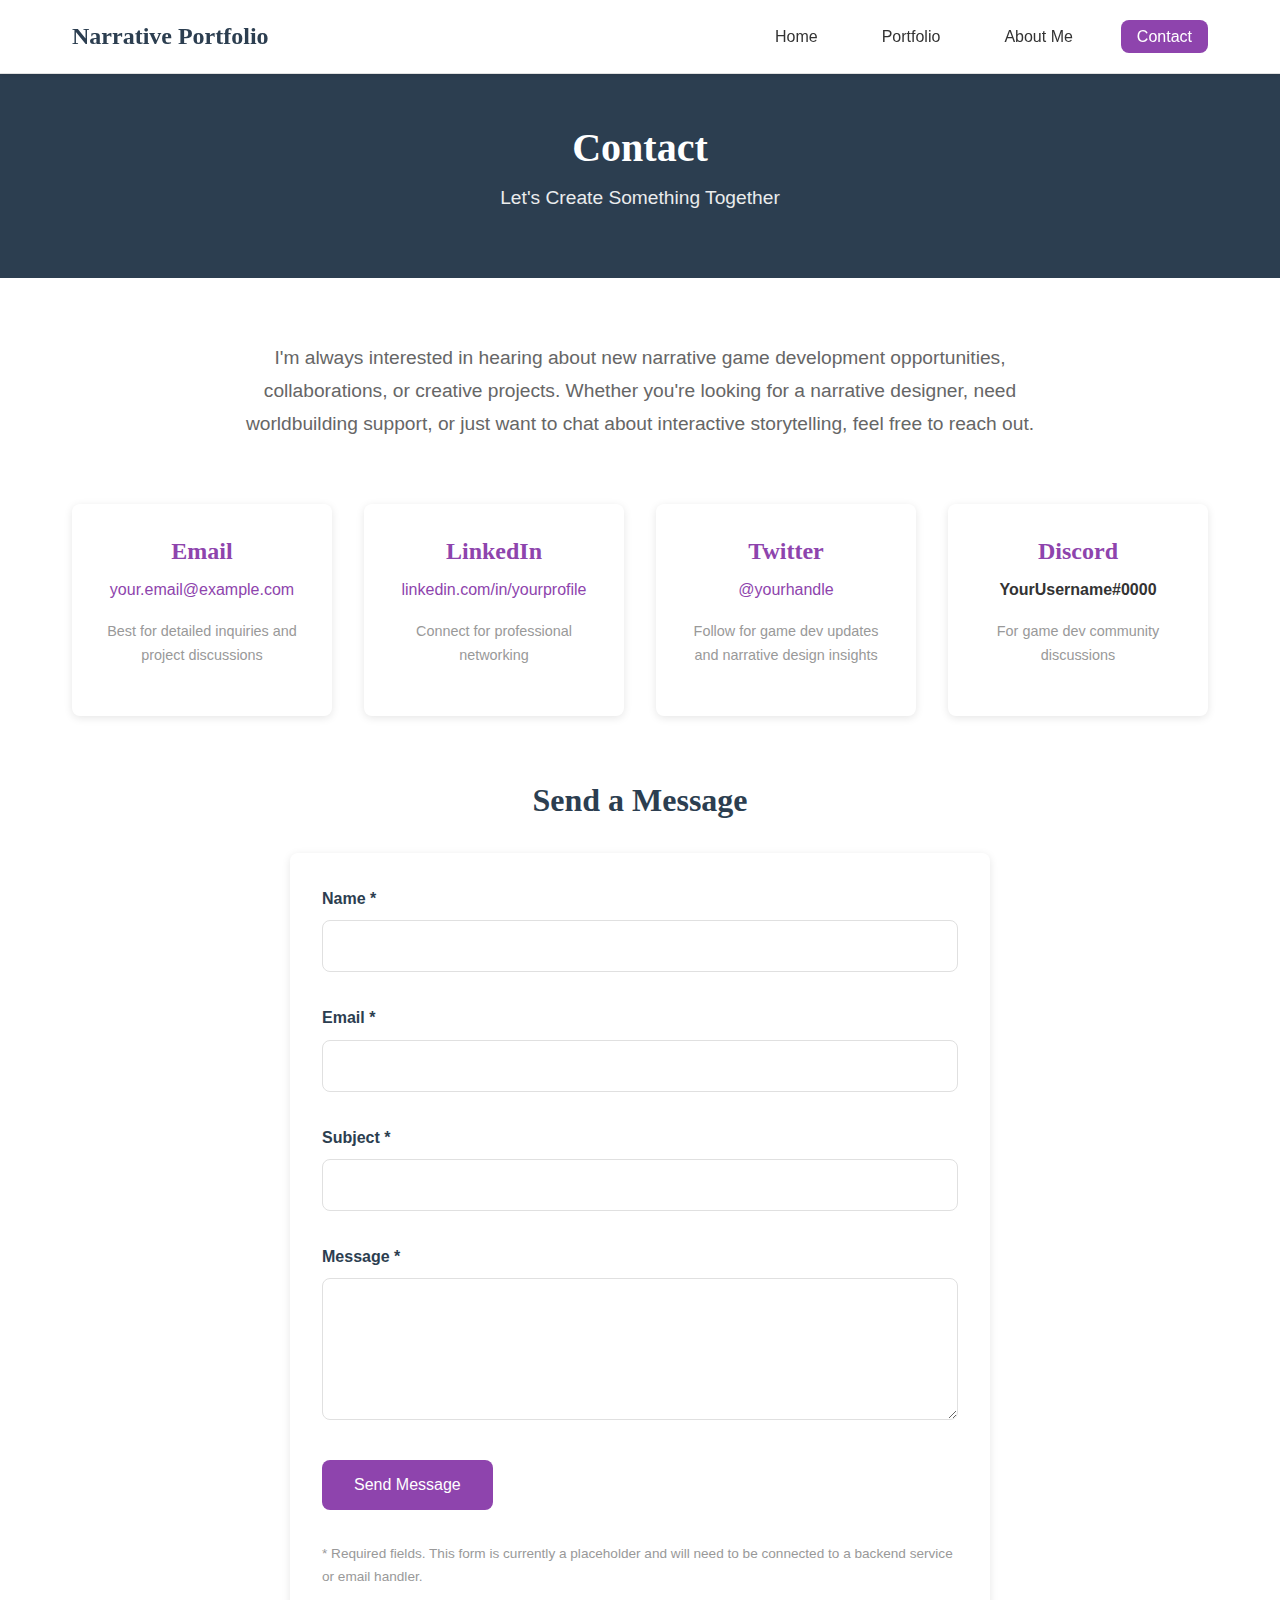
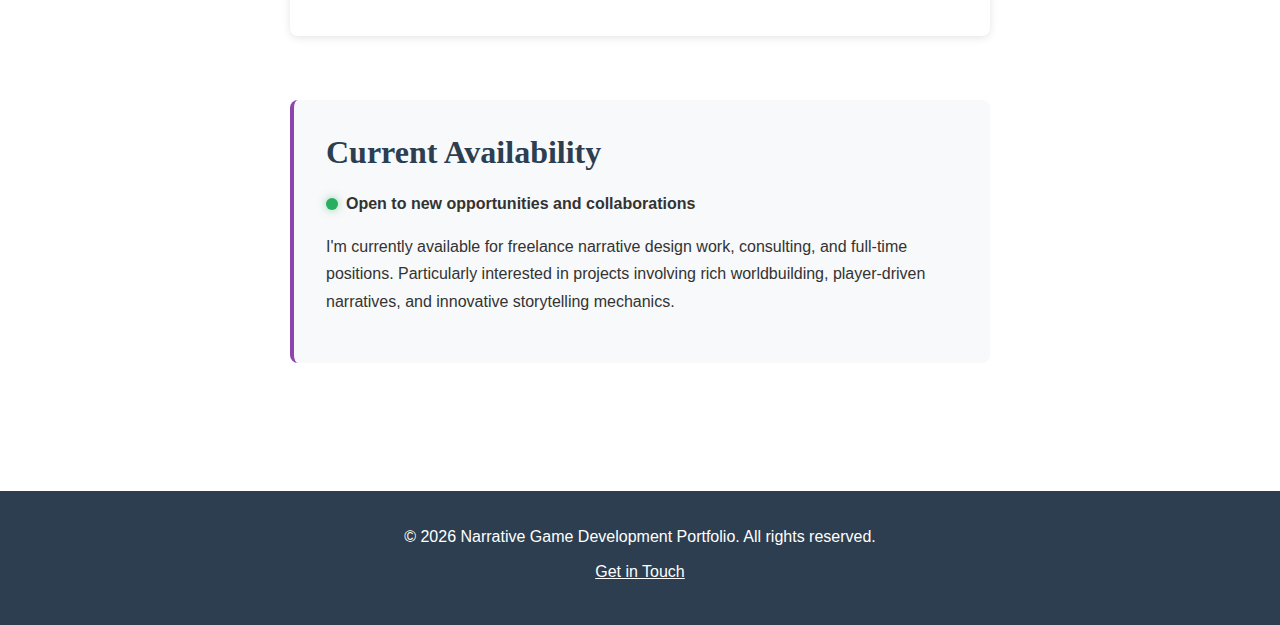
<file: contact.html>
<!DOCTYPE html>
<html lang="en">
<head>
    <meta charset="UTF-8">
    <meta name="viewport" content="width=device-width, initial-scale=1.0">
    <meta name="description" content="Get in touch for narrative game development opportunities and collaborations.">
    <title>Contact - Narrative Game Development</title>
    <link rel="stylesheet" href="css/style.css">
</head>
<body>
    <nav class="main-nav" aria-label="Main navigation">
        <div class="nav-container">
            <div class="nav-logo">
                <a href="index.html">Narrative Portfolio</a>
            </div>
            <ul class="nav-menu" role="list">
                <li><a href="index.html">Home</a></li>
                <li><a href="portfolio.html">Portfolio</a></li>
                <li><a href="about.html">About Me</a></li>
                <li><a href="contact.html" class="active">Contact</a></li>
            </ul>
        </div>
    </nav>

    <main>
        <section class="page-header">
            <div class="container">
                <h1>Contact</h1>
                <p class="page-subtitle">Let's Create Something Together</p>
            </div>
        </section>

        <section class="contact-content">
            <div class="container">
                <div class="contact-intro">
                    <p class="lead">
                        I'm always interested in hearing about new narrative game development opportunities, collaborations, or creative projects. Whether you're looking for a narrative designer, need worldbuilding support, or just want to chat about interactive storytelling, feel free to reach out.
                    </p>
                </div>

                <div class="contact-methods">
                    <div class="contact-method">
                        <h3>Email</h3>
                        <p>
                            <a href="mailto:your.email@example.com">your.email@example.com</a>
                        </p>
                        <p class="contact-note">Best for detailed inquiries and project discussions</p>
                    </div>

                    <div class="contact-method">
                        <h3>LinkedIn</h3>
                        <p>
                            <a href="https://linkedin.com/in/yourprofile" target="_blank" rel="noopener noreferrer">linkedin.com/in/yourprofile</a>
                        </p>
                        <p class="contact-note">Connect for professional networking</p>
                    </div>

                    <div class="contact-method">
                        <h3>Twitter</h3>
                        <p>
                            <a href="https://twitter.com/yourhandle" target="_blank" rel="noopener noreferrer">@yourhandle</a>
                        </p>
                        <p class="contact-note">Follow for game dev updates and narrative design insights</p>
                    </div>

                    <div class="contact-method">
                        <h3>Discord</h3>
                        <p>
                            <strong>YourUsername#0000</strong>
                        </p>
                        <p class="contact-note">For game dev community discussions</p>
                    </div>
                </div>

                <div class="contact-form-section">
                    <h2>Send a Message</h2>
                    <form class="contact-form" action="#" method="post">
                        <div class="form-group">
                            <label for="name">Name *</label>
                            <input type="text" id="name" name="name" required aria-required="true">
                        </div>

                        <div class="form-group">
                            <label for="email">Email *</label>
                            <input type="email" id="email" name="email" required aria-required="true">
                        </div>

                        <div class="form-group">
                            <label for="subject">Subject *</label>
                            <input type="text" id="subject" name="subject" required aria-required="true">
                        </div>

                        <div class="form-group">
                            <label for="message">Message *</label>
                            <textarea id="message" name="message" rows="6" required aria-required="true"></textarea>
                        </div>

                        <div class="form-group">
                            <button type="submit" class="submit-button">Send Message</button>
                        </div>

                        <p class="form-note">* Required fields. This form is currently a placeholder and will need to be connected to a backend service or email handler.</p>
                    </form>
                </div>

                <div class="availability">
                    <h2>Current Availability</h2>
                    <p class="availability-status">
                        <span class="status-indicator status-available"></span>
                        Open to new opportunities and collaborations
                    </p>
                    <p>
                        I'm currently available for freelance narrative design work, consulting, and full-time positions. Particularly interested in projects involving rich worldbuilding, player-driven narratives, and innovative storytelling mechanics.
                    </p>
                </div>
            </div>
        </section>
    </main>

    <footer class="main-footer">
        <div class="container">
            <p>&copy; 2026 Narrative Game Development Portfolio. All rights reserved.</p>
            <p><a href="contact.html">Get in Touch</a></p>
        </div>
    </footer>
</body>
</html>
</file>
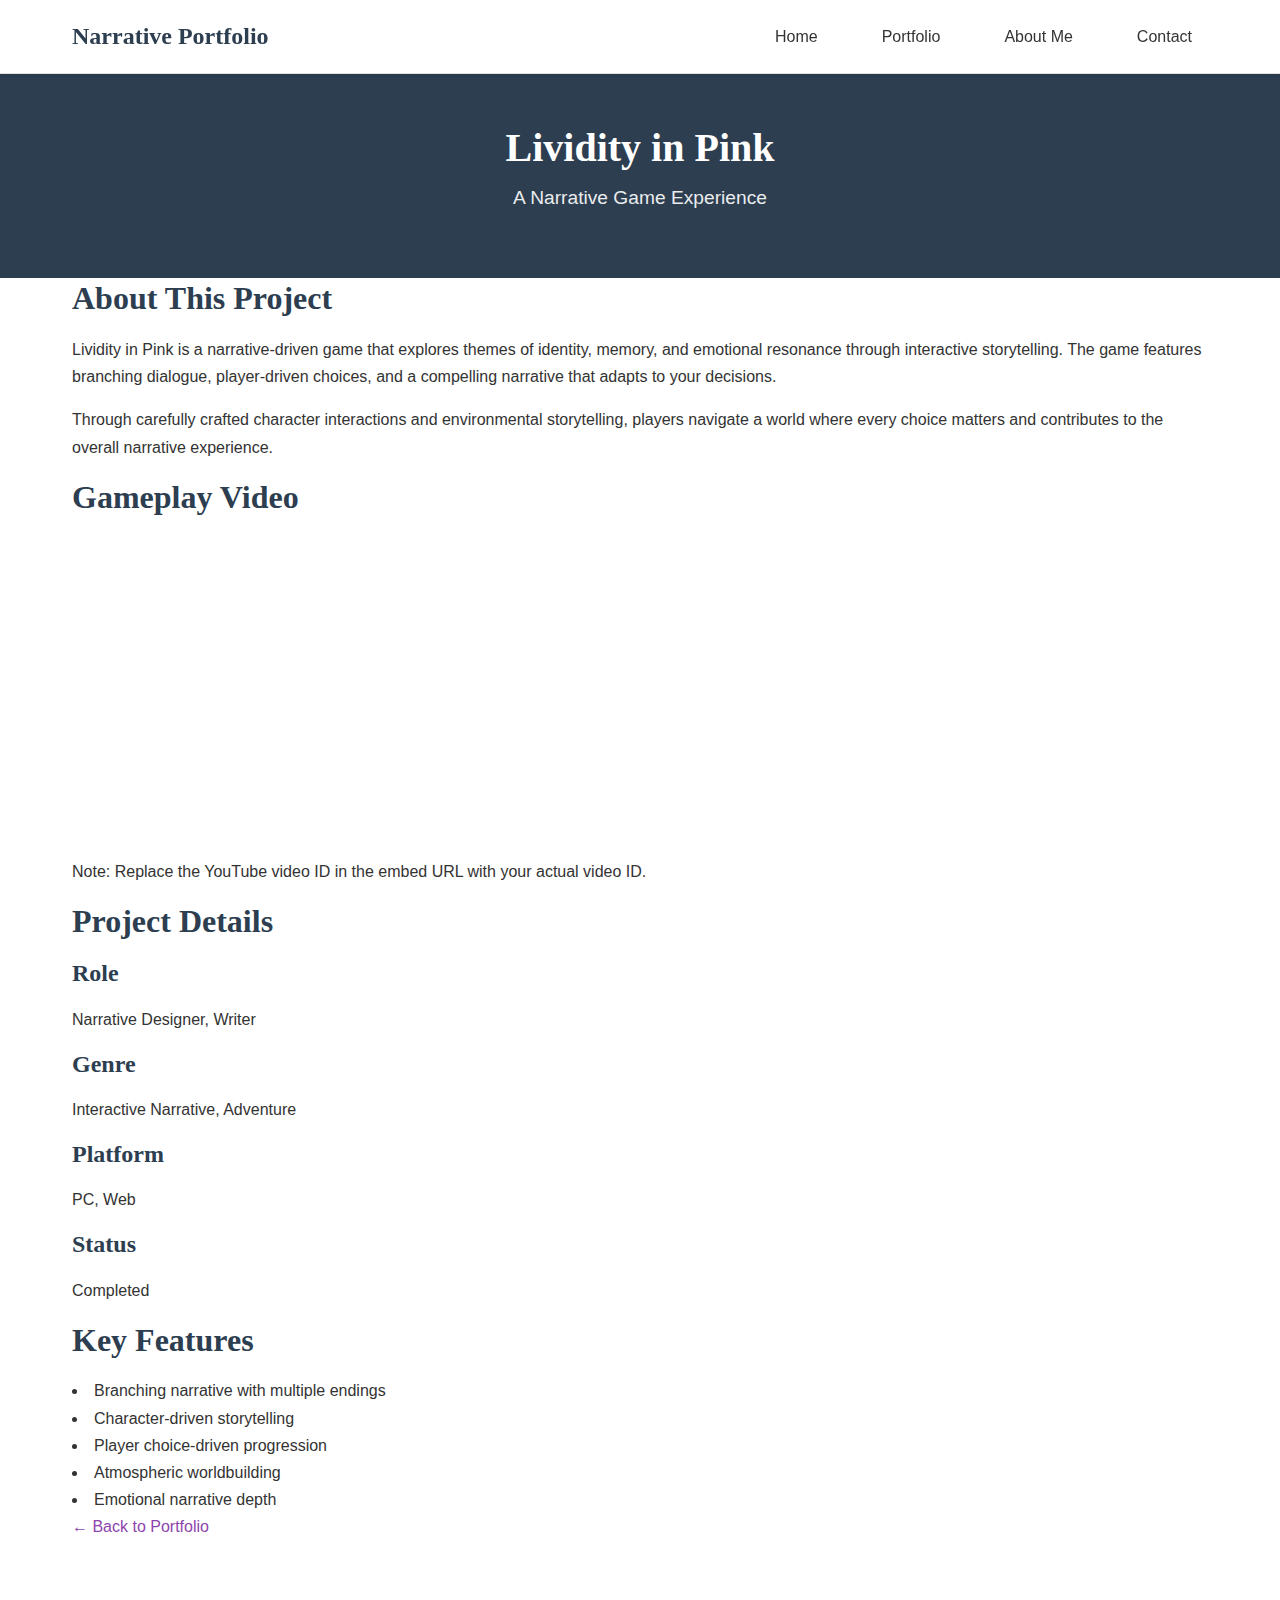
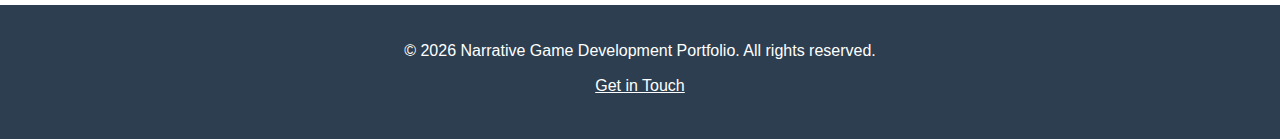
<file: lividity-in-pink.html>
<!DOCTYPE html>
<html lang="en">
<head>
    <meta charset="UTF-8">
    <meta name="viewport" content="width=device-width, initial-scale=1.0">
    <meta name="description" content="Lividity in Pink - A narrative game project">
    <title>Lividity in Pink - Narrative Portfolio</title>
    <link rel="stylesheet" href="css/style.css">
</head>
<body>
    <nav class="main-nav" aria-label="Main navigation">
        <div class="nav-container">
            <div class="nav-logo">
                <a href="index.html">Narrative Portfolio</a>
            </div>
            <ul class="nav-menu" role="list">
                <li><a href="index.html">Home</a></li>
                <li><a href="portfolio.html">Portfolio</a></li>
                <li><a href="about.html">About Me</a></li>
                <li><a href="contact.html">Contact</a></li>
            </ul>
        </div>
    </nav>

    <main>
        <section class="page-header">
            <div class="container">
                <h1>Lividity in Pink</h1>
                <p class="page-subtitle">A Narrative Game Experience</p>
            </div>
        </section>

        <section class="game-content">
            <div class="container">
                <div class="game-description">
                    <h2>About This Project</h2>
                    <p>
                        Lividity in Pink is a narrative-driven game that explores themes of identity, memory, and emotional resonance through interactive storytelling. The game features branching dialogue, player-driven choices, and a compelling narrative that adapts to your decisions.
                    </p>
                    <p>
                        Through carefully crafted character interactions and environmental storytelling, players navigate a world where every choice matters and contributes to the overall narrative experience.
                    </p>
                </div>

                <div class="game-video">
                    <h2>Gameplay Video</h2>
                    <div class="video-container">
                        <iframe 
                            width="560" 
                            height="315" 
                            src="https://www.youtube.com/embed/dQw4w9WgXcQ" 
                            title="Lividity in Pink Gameplay" 
                            frameborder="0" 
                            allow="accelerometer; autoplay; clipboard-write; encrypted-media; gyroscope; picture-in-picture" 
                            allowfullscreen>
                        </iframe>
                    </div>
                    <p class="video-note">
                        Note: Replace the YouTube video ID in the embed URL with your actual video ID.
                    </p>
                </div>

                <div class="game-details">
                    <h2>Project Details</h2>
                    <div class="details-grid">
                        <div class="detail-item">
                            <h3>Role</h3>
                            <p>Narrative Designer, Writer</p>
                        </div>
                        <div class="detail-item">
                            <h3>Genre</h3>
                            <p>Interactive Narrative, Adventure</p>
                        </div>
                        <div class="detail-item">
                            <h3>Platform</h3>
                            <p>PC, Web</p>
                        </div>
                        <div class="detail-item">
                            <h3>Status</h3>
                            <p>Completed</p>
                        </div>
                    </div>
                </div>

                <div class="game-features">
                    <h2>Key Features</h2>
                    <ul class="features-list">
                        <li>Branching narrative with multiple endings</li>
                        <li>Character-driven storytelling</li>
                        <li>Player choice-driven progression</li>
                        <li>Atmospheric worldbuilding</li>
                        <li>Emotional narrative depth</li>
                    </ul>
                </div>

                <div class="game-nav">
                    <a href="portfolio.html" class="back-button">← Back to Portfolio</a>
                </div>
            </div>
        </section>
    </main>

    <footer class="main-footer">
        <div class="container">
            <p>&copy; 2026 Narrative Game Development Portfolio. All rights reserved.</p>
            <p><a href="contact.html">Get in Touch</a></p>
        </div>
    </footer>
</body>
</html>
</file>
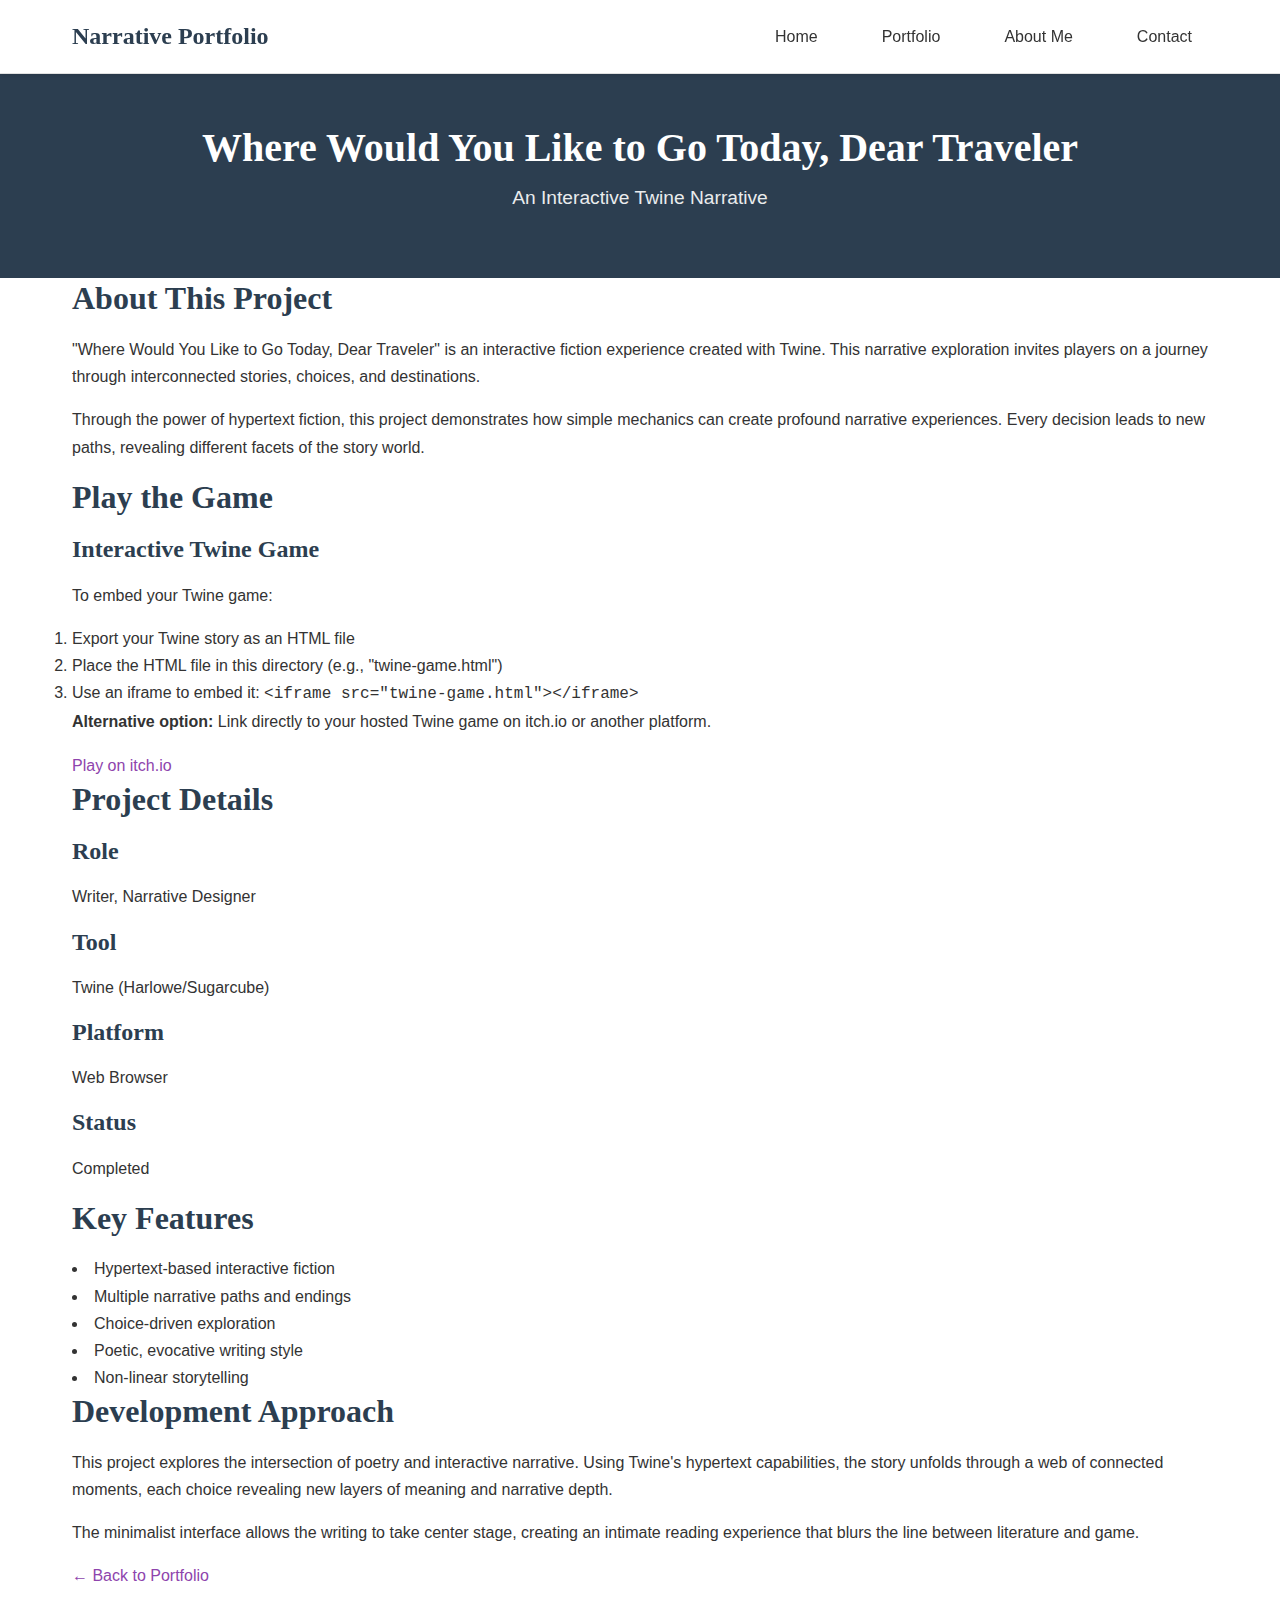
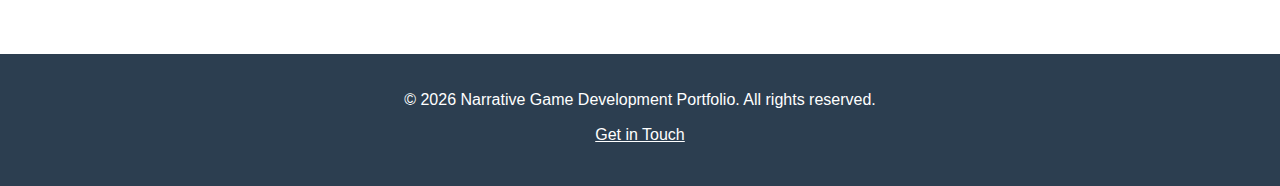
<file: where-would-you-like-to-go.html>
<!DOCTYPE html>
<html lang="en">
<head>
    <meta charset="UTF-8">
    <meta name="viewport" content="width=device-width, initial-scale=1.0">
    <meta name="description" content="Where Would You Like to Go Today, Dear Traveler - An interactive Twine narrative">
    <title>Where Would You Like to Go Today, Dear Traveler - Narrative Portfolio</title>
    <link rel="stylesheet" href="css/style.css">
</head>
<body>
    <nav class="main-nav" aria-label="Main navigation">
        <div class="nav-container">
            <div class="nav-logo">
                <a href="index.html">Narrative Portfolio</a>
            </div>
            <ul class="nav-menu" role="list">
                <li><a href="index.html">Home</a></li>
                <li><a href="portfolio.html">Portfolio</a></li>
                <li><a href="about.html">About Me</a></li>
                <li><a href="contact.html">Contact</a></li>
            </ul>
        </div>
    </nav>

    <main>
        <section class="page-header">
            <div class="container">
                <h1>Where Would You Like to Go Today, Dear Traveler</h1>
                <p class="page-subtitle">An Interactive Twine Narrative</p>
            </div>
        </section>

        <section class="game-content">
            <div class="container">
                <div class="game-description">
                    <h2>About This Project</h2>
                    <p>
                        "Where Would You Like to Go Today, Dear Traveler" is an interactive fiction experience created with Twine. This narrative exploration invites players on a journey through interconnected stories, choices, and destinations.
                    </p>
                    <p>
                        Through the power of hypertext fiction, this project demonstrates how simple mechanics can create profound narrative experiences. Every decision leads to new paths, revealing different facets of the story world.
                    </p>
                </div>

                <div class="twine-game">
                    <h2>Play the Game</h2>
                    <div class="game-embed">
                        <div class="twine-placeholder">
                            <h3>Interactive Twine Game</h3>
                            <p>To embed your Twine game:</p>
                            <ol>
                                <li>Export your Twine story as an HTML file</li>
                                <li>Place the HTML file in this directory (e.g., "twine-game.html")</li>
                                <li>Use an iframe to embed it: <code>&lt;iframe src="twine-game.html"&gt;&lt;/iframe&gt;</code></li>
                            </ol>
                            <p><strong>Alternative option:</strong> Link directly to your hosted Twine game on itch.io or another platform.</p>
                            <a href="#" class="play-button">Play on itch.io</a>
                        </div>
                    </div>
                </div>

                <div class="game-details">
                    <h2>Project Details</h2>
                    <div class="details-grid">
                        <div class="detail-item">
                            <h3>Role</h3>
                            <p>Writer, Narrative Designer</p>
                        </div>
                        <div class="detail-item">
                            <h3>Tool</h3>
                            <p>Twine (Harlowe/Sugarcube)</p>
                        </div>
                        <div class="detail-item">
                            <h3>Platform</h3>
                            <p>Web Browser</p>
                        </div>
                        <div class="detail-item">
                            <h3>Status</h3>
                            <p>Completed</p>
                        </div>
                    </div>
                </div>

                <div class="game-features">
                    <h2>Key Features</h2>
                    <ul class="features-list">
                        <li>Hypertext-based interactive fiction</li>
                        <li>Multiple narrative paths and endings</li>
                        <li>Choice-driven exploration</li>
                        <li>Poetic, evocative writing style</li>
                        <li>Non-linear storytelling</li>
                    </ul>
                </div>

                <div class="development-notes">
                    <h2>Development Approach</h2>
                    <p>
                        This project explores the intersection of poetry and interactive narrative. Using Twine's hypertext capabilities, the story unfolds through a web of connected moments, each choice revealing new layers of meaning and narrative depth.
                    </p>
                    <p>
                        The minimalist interface allows the writing to take center stage, creating an intimate reading experience that blurs the line between literature and game.
                    </p>
                </div>

                <div class="game-nav">
                    <a href="portfolio.html" class="back-button">← Back to Portfolio</a>
                </div>
            </div>
        </section>
    </main>

    <footer class="main-footer">
        <div class="container">
            <p>&copy; 2026 Narrative Game Development Portfolio. All rights reserved.</p>
            <p><a href="contact.html">Get in Touch</a></p>
        </div>
    </footer>
</body>
</html>
</file>
<file: css/style.css>
/* ===========================
   CSS Reset & Base Styles
   =========================== */

* {
    margin: 0;
    padding: 0;
    box-sizing: border-box;
}

:root {
    /* Color Palette - Narrative & Elegant */
    --primary-color: #2c3e50;
    --secondary-color: #34495e;
    --accent-color: #8e44ad;
    --accent-light: #9b59b6;
    --text-color: #333;
    --text-light: #666;
    --text-lighter: #999;
    --bg-color: #ffffff;
    --bg-light: #f8f9fa;
    --bg-dark: #1a1a1a;
    --border-color: #e0e0e0;
    --shadow-color: rgba(0, 0, 0, 0.1);
    
    /* Typography */
    --font-primary: 'Segoe UI', Tahoma, Geneva, Verdana, sans-serif;
    --font-heading: Georgia, 'Times New Roman', serif;
    
    /* Spacing */
    --spacing-xs: 0.5rem;
    --spacing-sm: 1rem;
    --spacing-md: 2rem;
    --spacing-lg: 3rem;
    --spacing-xl: 4rem;
    
    /* Layout */
    --max-width: 1200px;
    --border-radius: 8px;
    --transition: all 0.3s ease;
}

html {
    scroll-behavior: smooth;
}

body {
    font-family: var(--font-primary);
    font-size: 16px;
    line-height: 1.7;
    color: var(--text-color);
    background-color: var(--bg-color);
}

h1, h2, h3, h4, h5, h6 {
    font-family: var(--font-heading);
    line-height: 1.3;
    margin-bottom: var(--spacing-sm);
    color: var(--primary-color);
}

h1 {
    font-size: 2.5rem;
}

h2 {
    font-size: 2rem;
}

h3 {
    font-size: 1.5rem;
}

p {
    margin-bottom: var(--spacing-sm);
}

a {
    color: var(--accent-color);
    text-decoration: none;
    transition: var(--transition);
}

a:hover {
    color: var(--accent-light);
    text-decoration: underline;
}

img {
    max-width: 100%;
    height: auto;
    display: block;
}

ul {
    list-style-position: inside;
}

/* ===========================
   Layout & Container
   =========================== */

.container {
    max-width: var(--max-width);
    margin: 0 auto;
    padding: 0 var(--spacing-md);
}

main {
    min-height: calc(100vh - 200px);
}

/* ===========================
   Navigation
   =========================== */

.main-nav {
    background-color: var(--bg-color);
    border-bottom: 1px solid var(--border-color);
    padding: var(--spacing-sm) 0;
    position: sticky;
    top: 0;
    z-index: 1000;
    box-shadow: 0 2px 4px var(--shadow-color);
}

.nav-container {
    max-width: var(--max-width);
    margin: 0 auto;
    padding: 0 var(--spacing-md);
    display: flex;
    justify-content: space-between;
    align-items: center;
}

.nav-logo a {
    font-family: var(--font-heading);
    font-size: 1.5rem;
    font-weight: bold;
    color: var(--primary-color);
    text-decoration: none;
}

.nav-menu {
    display: flex;
    list-style: none;
    gap: var(--spacing-md);
}

.nav-menu a {
    color: var(--text-color);
    text-decoration: none;
    padding: var(--spacing-xs) var(--spacing-sm);
    border-radius: var(--border-radius);
    transition: var(--transition);
}

.nav-menu a:hover,
.nav-menu a.active {
    background-color: var(--accent-color);
    color: white;
    text-decoration: none;
}

/* ===========================
   Hero Section
   =========================== */

.hero {
    background: linear-gradient(135deg, var(--primary-color) 0%, var(--secondary-color) 100%);
    color: white;
    padding: var(--spacing-xl) 0;
    text-align: center;
}

.hero-title {
    font-size: 3rem;
    margin-bottom: var(--spacing-sm);
    color: white;
}

.hero-subtitle {
    font-size: 1.5rem;
    font-weight: 300;
    margin-bottom: var(--spacing-md);
    opacity: 0.9;
}

.hero-description {
    max-width: 700px;
    margin: 0 auto var(--spacing-md);
    font-size: 1.1rem;
    line-height: 1.8;
}

.cta-button {
    display: inline-block;
    background-color: var(--accent-color);
    color: white;
    padding: var(--spacing-sm) var(--spacing-md);
    border-radius: var(--border-radius);
    font-size: 1.1rem;
    text-decoration: none;
    transition: var(--transition);
    margin-top: var(--spacing-sm);
}

.cta-button:hover {
    background-color: var(--accent-light);
    transform: translateY(-2px);
    box-shadow: 0 4px 12px rgba(142, 68, 173, 0.3);
    text-decoration: none;
}

/* ===========================
   Highlights Section
   =========================== */

.highlights {
    padding: var(--spacing-xl) 0;
    background-color: var(--bg-light);
}

.highlights h2 {
    text-align: center;
    margin-bottom: var(--spacing-lg);
}

.highlight-grid {
    display: grid;
    grid-template-columns: repeat(auto-fit, minmax(280px, 1fr));
    gap: var(--spacing-md);
}

.highlight-card {
    background-color: white;
    padding: var(--spacing-md);
    border-radius: var(--border-radius);
    text-align: center;
    box-shadow: 0 2px 8px var(--shadow-color);
    transition: var(--transition);
}

.highlight-card:hover {
    transform: translateY(-5px);
    box-shadow: 0 4px 16px var(--shadow-color);
}

.highlight-icon {
    font-size: 3rem;
    margin-bottom: var(--spacing-sm);
}

.highlight-card h3 {
    color: var(--accent-color);
    margin-bottom: var(--spacing-sm);
}

/* ===========================
   Recent Work / Projects
   =========================== */

.recent-work {
    padding: var(--spacing-xl) 0;
}

.recent-work h2 {
    text-align: center;
    margin-bottom: var(--spacing-sm);
}

.section-intro {
    text-align: center;
    max-width: 700px;
    margin: 0 auto var(--spacing-lg);
    color: var(--text-light);
}

.project-preview-grid {
    display: grid;
    grid-template-columns: repeat(auto-fit, minmax(300px, 1fr));
    gap: var(--spacing-md);
}

.project-preview {
    background-color: white;
    border-radius: var(--border-radius);
    overflow: hidden;
    box-shadow: 0 2px 8px var(--shadow-color);
    transition: var(--transition);
}

.project-preview:hover {
    transform: translateY(-5px);
    box-shadow: 0 4px 16px var(--shadow-color);
}

.project-preview-image {
    width: 100%;
    height: 200px;
    background-color: var(--bg-light);
    overflow: hidden;
}

.project-preview-image img {
    width: 100%;
    height: 100%;
    object-fit: cover;
}

.project-preview h3 {
    padding: var(--spacing-sm) var(--spacing-md) 0;
}

.project-preview p {
    padding: 0 var(--spacing-md) var(--spacing-md);
    color: var(--text-light);
}

/* ===========================
   Page Header
   =========================== */

.page-header {
    background-color: var(--primary-color);
    color: white;
    padding: var(--spacing-lg) 0;
    text-align: center;
}

.page-header h1 {
    color: white;
    margin-bottom: var(--spacing-xs);
}

.page-subtitle {
    font-size: 1.2rem;
    opacity: 0.9;
}

/* ===========================
   Portfolio Page
   =========================== */

.portfolio-content {
    padding: var(--spacing-xl) 0;
}

.portfolio-filters {
    text-align: center;
    margin-bottom: var(--spacing-lg);
}

.portfolio-filters p {
    max-width: 700px;
    margin: 0 auto;
    color: var(--text-light);
}

.portfolio-grid {
    display: grid;
    gap: var(--spacing-lg);
}

.portfolio-item {
    display: grid;
    grid-template-columns: 1fr 2fr;
    gap: var(--spacing-md);
    background-color: white;
    border-radius: var(--border-radius);
    overflow: hidden;
    box-shadow: 0 2px 8px var(--shadow-color);
    transition: var(--transition);
}

.portfolio-item:hover {
    box-shadow: 0 4px 16px var(--shadow-color);
}

.portfolio-image {
    width: 100%;
    height: 100%;
    min-height: 250px;
    background-color: var(--bg-light);
}

.portfolio-image img {
    width: 100%;
    height: 100%;
    object-fit: cover;
}

.portfolio-details {
    padding: var(--spacing-md);
}

.portfolio-category {
    color: var(--accent-color);
    font-weight: bold;
    text-transform: uppercase;
    font-size: 0.85rem;
    margin-bottom: var(--spacing-xs);
}

.portfolio-description {
    color: var(--text-light);
    margin-bottom: var(--spacing-sm);
}

.portfolio-tags {
    display: flex;
    flex-wrap: wrap;
    gap: var(--spacing-xs);
    margin-top: var(--spacing-sm);
}

.tag {
    background-color: var(--bg-light);
    color: var(--text-color);
    padding: 0.25rem 0.75rem;
    border-radius: 20px;
    font-size: 0.85rem;
    border: 1px solid var(--border-color);
}

/* ===========================
   About Page
   =========================== */

.about-content {
    padding: var(--spacing-xl) 0;
}

.about-intro {
    display: grid;
    grid-template-columns: 1fr 2fr;
    gap: var(--spacing-lg);
    margin-bottom: var(--spacing-xl);
}

.about-image {
    width: 100%;
}

.about-image img {
    width: 100%;
    border-radius: var(--border-radius);
    box-shadow: 0 4px 16px var(--shadow-color);
}

.about-text .lead {
    font-size: 1.2rem;
    color: var(--text-light);
    margin-bottom: var(--spacing-md);
}

.skills-section,
.approach-section,
.experience-section {
    margin-bottom: var(--spacing-xl);
}

.skills-section h2,
.approach-section h2,
.experience-section h2 {
    text-align: center;
    margin-bottom: var(--spacing-lg);
}

.skills-grid {
    display: grid;
    grid-template-columns: repeat(auto-fit, minmax(250px, 1fr));
    gap: var(--spacing-md);
}

.skill-category {
    background-color: white;
    padding: var(--spacing-md);
    border-radius: var(--border-radius);
    box-shadow: 0 2px 8px var(--shadow-color);
}

.skill-category h3 {
    color: var(--accent-color);
    margin-bottom: var(--spacing-sm);
    border-bottom: 2px solid var(--accent-color);
    padding-bottom: var(--spacing-xs);
}

.skill-category ul {
    list-style: none;
}

.skill-category li {
    padding: 0.25rem 0;
    color: var(--text-light);
}

.skill-category li:before {
    content: "▸ ";
    color: var(--accent-color);
    font-weight: bold;
}

.approach-content {
    display: grid;
    grid-template-columns: repeat(auto-fit, minmax(280px, 1fr));
    gap: var(--spacing-md);
}

.approach-item {
    background-color: var(--bg-light);
    padding: var(--spacing-md);
    border-radius: var(--border-radius);
    border-left: 4px solid var(--accent-color);
}

.approach-item h3 {
    color: var(--accent-color);
}

.timeline {
    max-width: 800px;
    margin: 0 auto;
}

.timeline-item {
    display: grid;
    grid-template-columns: 20px 1fr;
    gap: var(--spacing-md);
    margin-bottom: var(--spacing-lg);
}

.timeline-marker {
    width: 20px;
    height: 20px;
    background-color: var(--accent-color);
    border-radius: 50%;
    position: relative;
}

.timeline-marker::after {
    content: '';
    position: absolute;
    top: 20px;
    left: 9px;
    width: 2px;
    height: 100%;
    background-color: var(--border-color);
}

.timeline-item:last-child .timeline-marker::after {
    display: none;
}

.timeline-content {
    background-color: white;
    padding: var(--spacing-md);
    border-radius: var(--border-radius);
    box-shadow: 0 2px 8px var(--shadow-color);
}

.timeline-meta {
    color: var(--text-lighter);
    font-size: 0.9rem;
    margin-bottom: var(--spacing-xs);
}

/* ===========================
   Contact Page
   =========================== */

.contact-content {
    padding: var(--spacing-xl) 0;
}

.contact-intro {
    max-width: 800px;
    margin: 0 auto var(--spacing-xl);
    text-align: center;
}

.contact-intro .lead {
    font-size: 1.2rem;
    color: var(--text-light);
}

.contact-methods {
    display: grid;
    grid-template-columns: repeat(auto-fit, minmax(250px, 1fr));
    gap: var(--spacing-md);
    margin-bottom: var(--spacing-xl);
}

.contact-method {
    background-color: white;
    padding: var(--spacing-md);
    border-radius: var(--border-radius);
    text-align: center;
    box-shadow: 0 2px 8px var(--shadow-color);
    transition: var(--transition);
}

.contact-method:hover {
    transform: translateY(-5px);
    box-shadow: 0 4px 16px var(--shadow-color);
}

.contact-icon {
    font-size: 2.5rem;
    margin-bottom: var(--spacing-sm);
}

.contact-method h3 {
    color: var(--accent-color);
    margin-bottom: var(--spacing-xs);
}

.contact-note {
    font-size: 0.9rem;
    color: var(--text-lighter);
    margin-top: var(--spacing-xs);
}

.contact-form-section {
    max-width: 700px;
    margin: 0 auto var(--spacing-xl);
}

.contact-form-section h2 {
    text-align: center;
    margin-bottom: var(--spacing-md);
}

.contact-form {
    background-color: white;
    padding: var(--spacing-md);
    border-radius: var(--border-radius);
    box-shadow: 0 2px 8px var(--shadow-color);
}

.form-group {
    margin-bottom: var(--spacing-md);
}

.form-group label {
    display: block;
    margin-bottom: var(--spacing-xs);
    font-weight: 600;
    color: var(--primary-color);
}

.form-group input,
.form-group textarea {
    width: 100%;
    padding: var(--spacing-sm);
    border: 1px solid var(--border-color);
    border-radius: var(--border-radius);
    font-family: var(--font-primary);
    font-size: 1rem;
    transition: var(--transition);
}

.form-group input:focus,
.form-group textarea:focus {
    outline: none;
    border-color: var(--accent-color);
    box-shadow: 0 0 0 3px rgba(142, 68, 173, 0.1);
}

.submit-button {
    background-color: var(--accent-color);
    color: white;
    padding: var(--spacing-sm) var(--spacing-md);
    border: none;
    border-radius: var(--border-radius);
    font-size: 1rem;
    cursor: pointer;
    transition: var(--transition);
}

.submit-button:hover {
    background-color: var(--accent-light);
    transform: translateY(-2px);
    box-shadow: 0 4px 12px rgba(142, 68, 173, 0.3);
}

.form-note {
    font-size: 0.85rem;
    color: var(--text-lighter);
    margin-top: var(--spacing-sm);
}

.availability {
    max-width: 700px;
    margin: 0 auto;
    background-color: var(--bg-light);
    padding: var(--spacing-md);
    border-radius: var(--border-radius);
    border-left: 4px solid var(--accent-color);
}

.availability h2 {
    margin-bottom: var(--spacing-sm);
}

.availability-status {
    font-weight: 600;
    margin-bottom: var(--spacing-sm);
    display: flex;
    align-items: center;
    gap: var(--spacing-xs);
}

.status-indicator {
    width: 12px;
    height: 12px;
    border-radius: 50%;
    display: inline-block;
}

.status-available {
    background-color: #27ae60;
    box-shadow: 0 0 8px rgba(39, 174, 96, 0.5);
}

/* ===========================
   Footer
   =========================== */

.main-footer {
    background-color: var(--primary-color);
    color: white;
    padding: var(--spacing-md) 0;
    text-align: center;
    margin-top: var(--spacing-xl);
}

.main-footer p {
    margin-bottom: var(--spacing-xs);
}

.main-footer a {
    color: white;
    text-decoration: underline;
}

.main-footer a:hover {
    color: var(--accent-light);
}

/* ===========================
   Responsive Design
   =========================== */

@media (max-width: 768px) {
    h1 {
        font-size: 2rem;
    }

    h2 {
        font-size: 1.75rem;
    }

    .hero-title {
        font-size: 2rem;
    }

    .hero-subtitle {
        font-size: 1.2rem;
    }

    .nav-menu {
        gap: var(--spacing-sm);
    }

    .nav-menu a {
        padding: var(--spacing-xs);
        font-size: 0.9rem;
    }

    .about-intro {
        grid-template-columns: 1fr;
    }

    .portfolio-item {
        grid-template-columns: 1fr;
    }

    .portfolio-image {
        min-height: 200px;
    }

    .highlight-grid,
    .skills-grid,
    .approach-content,
    .contact-methods {
        grid-template-columns: 1fr;
    }
}

@media (max-width: 480px) {
    :root {
        --spacing-md: 1rem;
        --spacing-lg: 2rem;
        --spacing-xl: 2.5rem;
    }

    .nav-container {
        flex-direction: column;
        gap: var(--spacing-sm);
    }

    .nav-menu {
        flex-wrap: wrap;
        justify-content: center;
    }

    h1 {
        font-size: 1.75rem;
    }

    .hero-title {
        font-size: 1.75rem;
    }
}

/* ===========================
   Accessibility
   =========================== */

/* Focus styles for keyboard navigation */
a:focus,
button:focus,
input:focus,
textarea:focus {
    outline: 2px solid var(--accent-color);
    outline-offset: 2px;
}

/* Skip to main content link for screen readers */
.skip-link {
    position: absolute;
    top: -40px;
    left: 0;
    background: var(--accent-color);
    color: white;
    padding: 8px;
    text-decoration: none;
    z-index: 100;
}

.skip-link:focus {
    top: 0;
}

/* Ensure sufficient color contrast */
::selection {
    background-color: var(--accent-color);
    color: white;
}

/* Reduce motion for users who prefer it */
@media (prefers-reduced-motion: reduce) {
    * {
        animation-duration: 0.01ms !important;
        animation-iteration-count: 1 !important;
        transition-duration: 0.01ms !important;
    }
}
</file>
